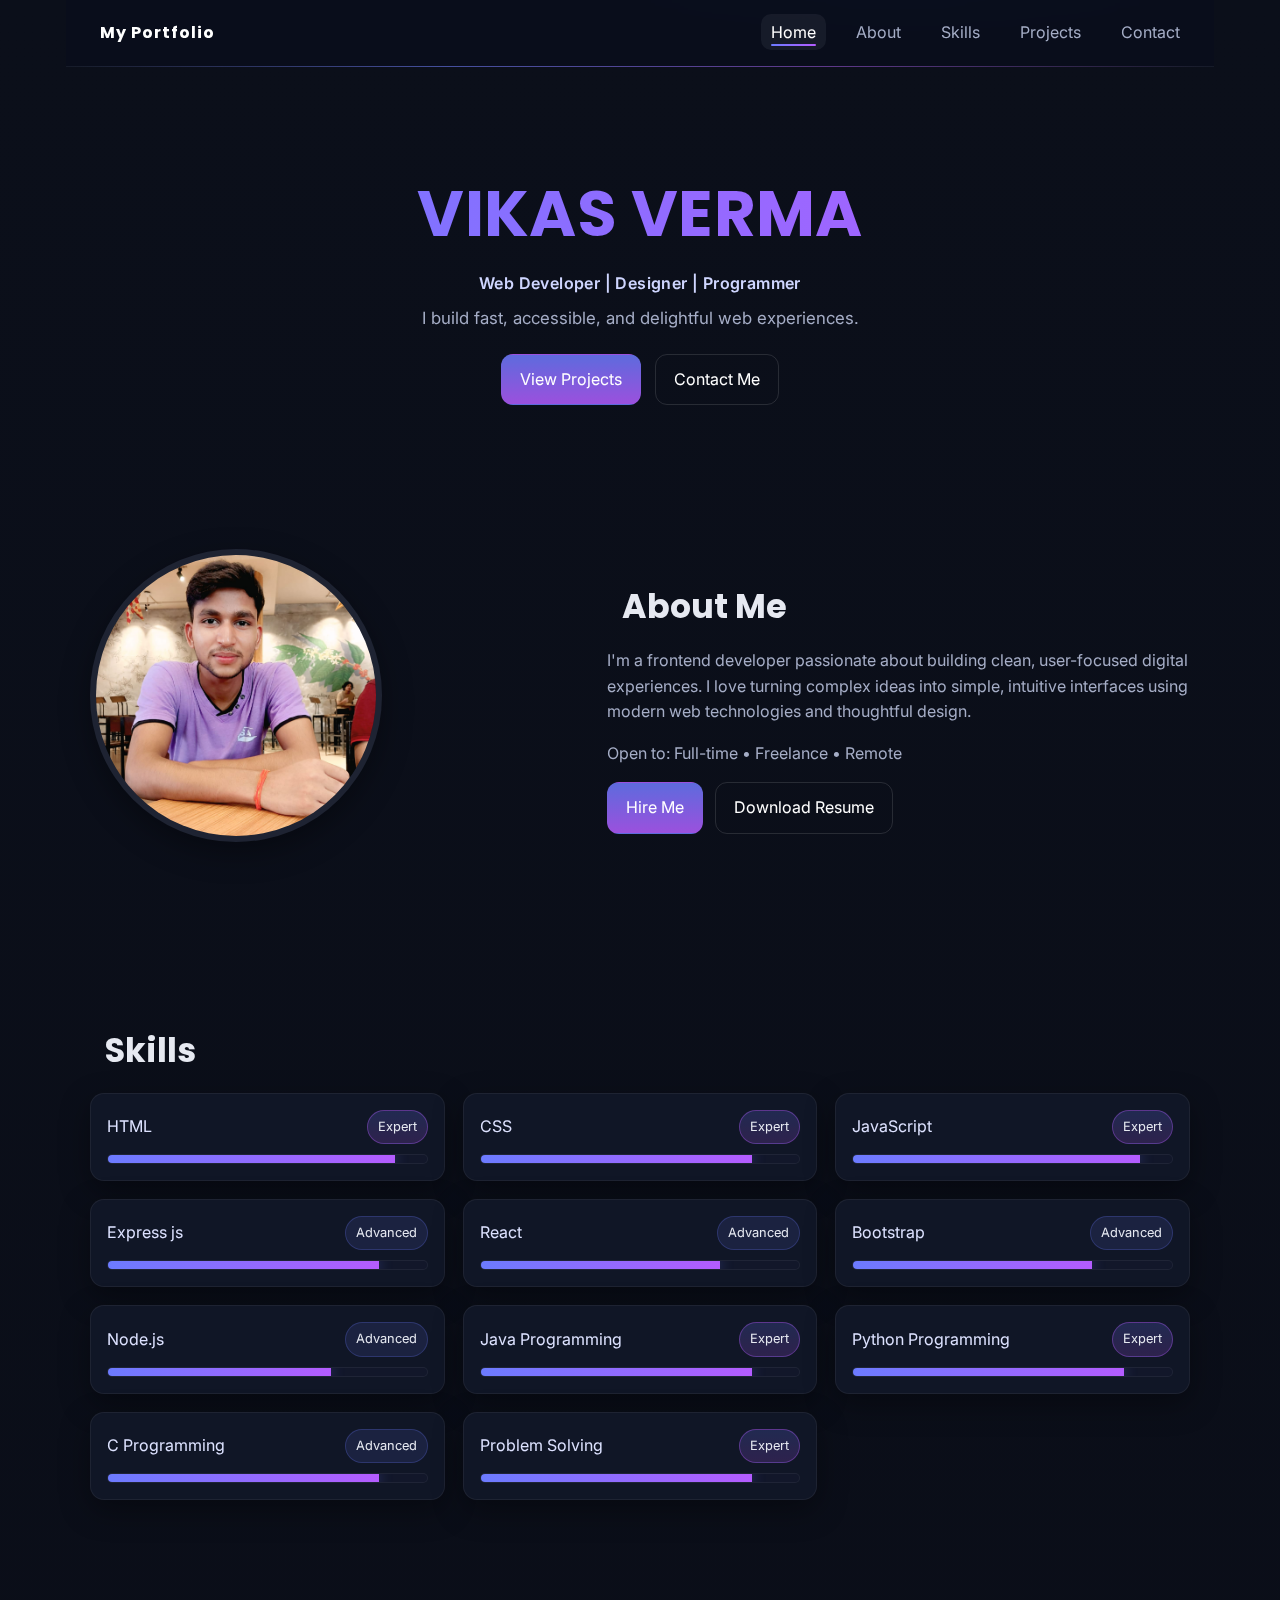
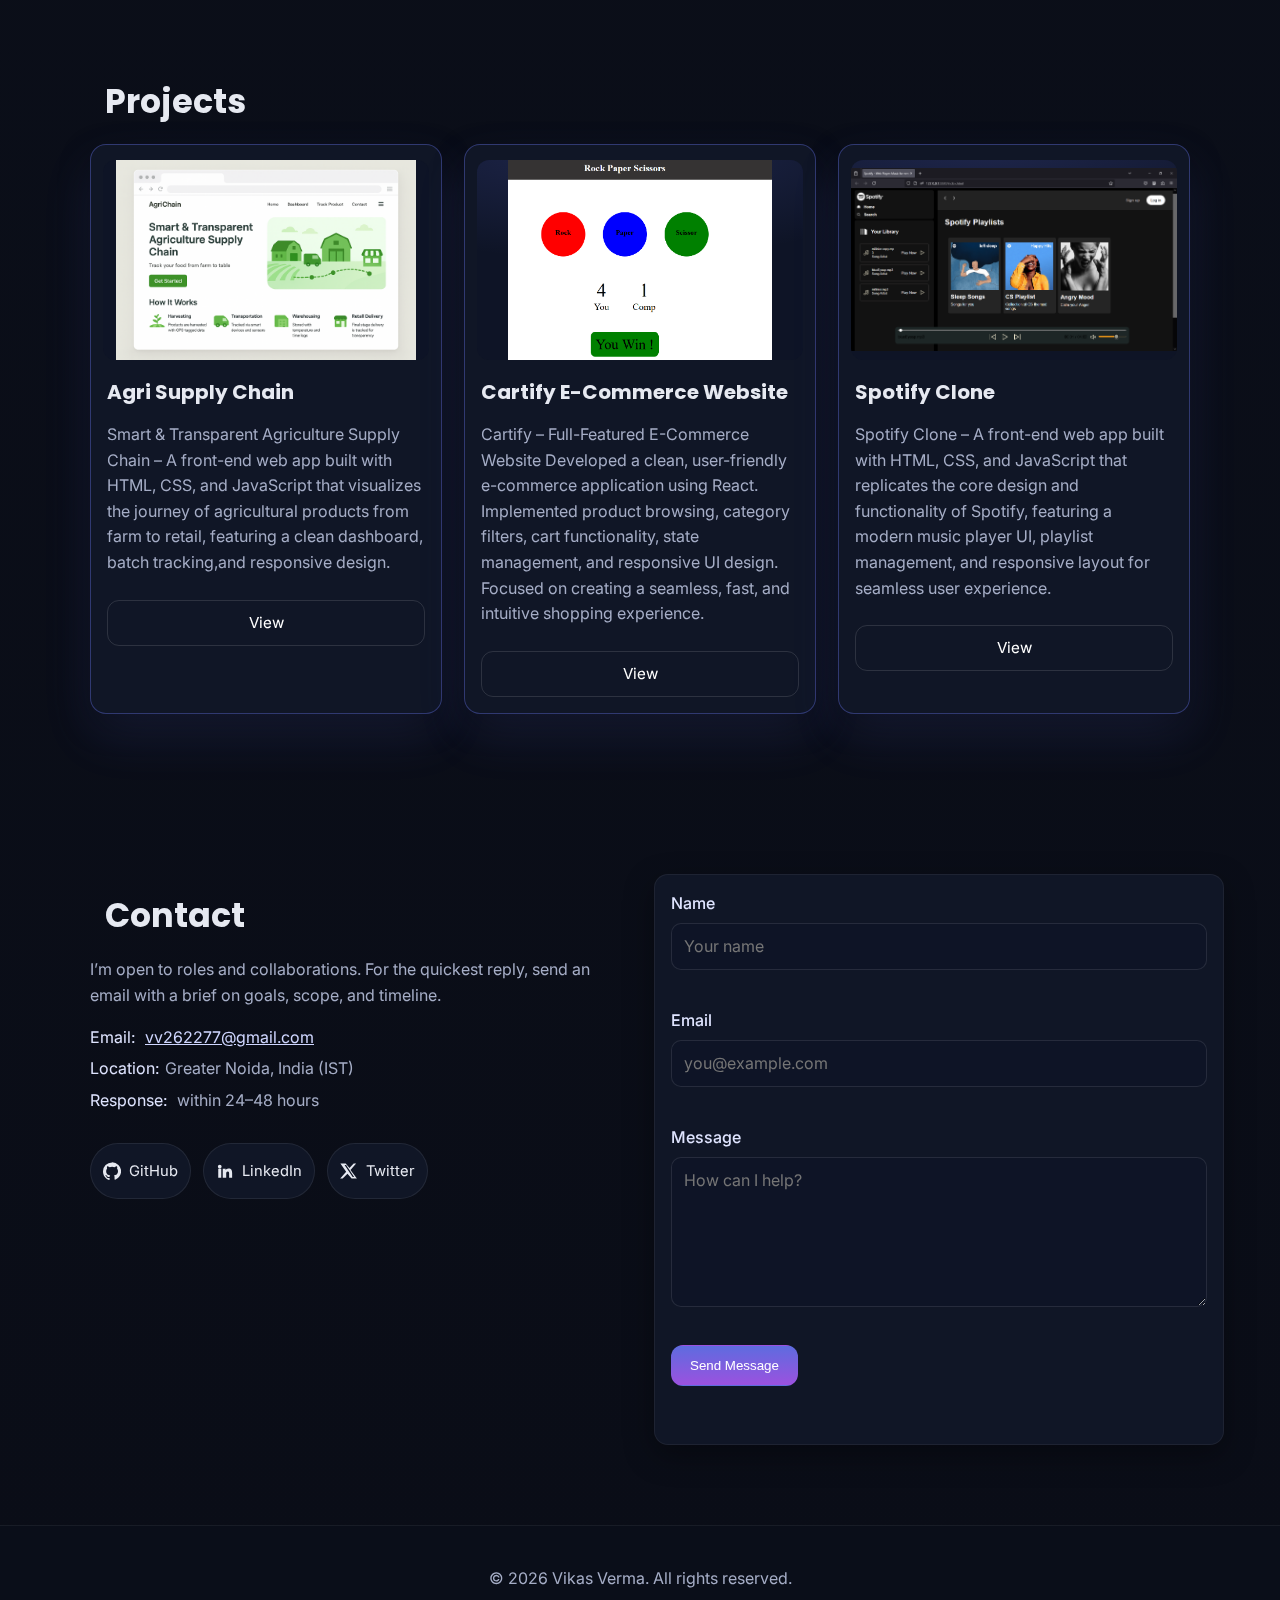
<file: index.html>
<!DOCTYPE html>
<html lang="en">

<head>
    <meta charset="UTF-8" />
    <meta name="viewport" content="width=device-width, initial-scale=1.0" />
    <title>Portfolio | Vikas Verma</title>
    <meta name="description" content="Portfolio of Your Name – Web Developer | Designer | Programmer" />
    <link rel="preconnect" href="https://fonts.googleapis.com" />
    <link rel="preconnect" href="https://fonts.gstatic.com" crossorigin />
    <link href="https://fonts.googleapis.com/css2?family=Inter:wght@300;400;500;600;700&family=Poppins:wght@400;600;700&display=swap" rel="stylesheet" />
    <link rel="stylesheet" href="styles.css" />
    <link rel="icon" href="assets/favicon.svg" type="image/svg+xml" />
</head>

<body>
    <header class="site-header" id="home">
        <nav class="navbar">
            <a href="#home" class="logo" aria-label="Go to home">My Portfolio</a>
            <button class="nav-toggle" aria-label="Toggle menu" aria-expanded="false">☰</button>
            <ul class="nav-links">
                <li><a href="#home">Home</a></li>
                <li><a href="#about">About</a></li>
                <li><a href="#skills">Skills</a></li>
                <li><a href="#projects">Projects</a></li>
                <li><a href="#contact">Contact</a></li>
            </ul>
        </nav>
        <section class="hero">
            <div class="hero-content">
                <h1 class="hero-title">VIKAS VERMA</h1>
                <p class="hero-subtitle">Web Developer | Designer | Programmer</p>
                <p class="hero-tagline">I build fast, accessible, and delightful web experiences.</p>
                <div class="hero-cta">
                    <a class="btn primary" href="#projects">View Projects</a>
                    <a class="btn ghost" href="#contact">Contact Me</a>
                </div>
            </div>
        </section>
    </header>

    <main>
        <section id="about" class="section about">
            <div class="container about-grid">
                <div class="about-image">
                    <img src="assets/profile.jpg" alt="Profile picture of Your Name" />
                </div>
                <div class="about-content">
                    <h2>About Me</h2>
                    <p>
                        I'm a frontend developer passionate about building clean, user-focused digital experiences. I love turning complex ideas into simple, intuitive interfaces using modern web technologies and thoughtful design.
                    </p>
                    <ul class="about-details">
                        <!-- <li>Based in: Your City</li> -->
                        <li>Open to: Full-time • Freelance • Remote</li>
                    </ul>
                    <div class="about-actions">
                        <a class="btn primary" href="#contact">Hire Me</a>
                        <a class="btn ghost" href="assets/resume.pdf" target="_blank" rel="noopener">Download Resume</a>
                    </div>
                </div>
            </div>
        </section>

        <section id="skills" class="section skills">
            <div class="container">
                <h2>Skills</h2>
                <div class="skills-grid">
                    <div class="skill">
                        <div class="skill-top">
                            <span class="skill-name">HTML</span>
                            <span class="proficiency proficiency-expert">Expert</span>
                        </div>
                        <div class="progress"><span style="width: 90%"></span></div>
                    </div>
                    <div class="skill">
                        <div class="skill-top">
                            <span class="skill-name">CSS</span>
                            <span class="proficiency proficiency-expert">Expert</span>
                        </div>
                        <div class="progress"><span style="width: 85%"></span></div>
                    </div>
                    <div class="skill">
                        <div class="skill-top">
                            <span class="skill-name">JavaScript</span>
                            <span class="proficiency proficiency-expert">Expert</span>
                        </div>
                        <div class="progress"><span style="width: 90%"></span></div>
                    </div>
                    <div class="skill">
                        <div class="skill-top">
                            <span class="skill-name">Express js</span>
                            <span class="proficiency proficiency-advanced">Advanced</span>
                        </div>
                        <div class="progress"><span style="width: 85%"></span></div>
                    </div>
                    <div class="skill">
                        <div class="skill-top">
                            <span class="skill-name">React</span>
                            <span class="proficiency proficiency-advanced">Advanced</span>
                        </div>
                        <div class="progress"><span style="width: 75%"></span></div>
                    </div>
                    <div class="skill">
                        <div class="skill-top">
                            <span class="skill-name">Bootstrap</span>
                            <span class="proficiency proficiency-advanced">Advanced</span>
                        </div>
                        <div class="progress"><span style="width: 75%"></span></div>
                    </div>
                    <div class="skill">
                        <div class="skill-top">
                            <span class="skill-name">Node.js</span>
                            <span class="proficiency proficiency-advanced">Advanced</span>
                        </div>
                        <div class="progress"><span style="width: 70%"></span></div>
                    </div>

                    <div class="skill">
                        <div class="skill-top">
                            <span class="skill-name">Java Programming</span>
                            <span class="proficiency proficiency-expert">Expert</span>
                        </div>
                        <div class="progress"><span style="width: 85%"></span></div>
                    </div>

                    <div class="skill">
                        <div class="skill-top">
                            <span class="skill-name">Python Programming</span>
                            <span class="proficiency proficiency-expert">Expert</span>
                        </div>
                        <div class="progress"><span style="width: 85%"></span></div>
                    </div>

                    <div class="skill">
                        <div class="skill-top">
                            <span class="skill-name">C Programming</span>
                            <span class="proficiency proficiency-advanced">Advanced</span>
                        </div>
                        <div class="progress"><span style="width: 85%"></span></div>
                    </div>
                    <div class="skill">
                        <div class="skill-top">
                            <span class="skill-name">Problem Solving</span>
                            <span class="proficiency proficiency-expert">Expert</span>
                        </div>
                        <div class="progress"><span style="width: 85%"></span></div>
                    </div>

                </div>
            </div>
        </section>

        <section id="projects" class="section projects">
            <div class="container">
                <h2>Projects</h2>
                <div class="projects-grid">
                    <article class="project-card featured">
                        <!-- <img src="assets/project1.svg" alt="Project 1 screenshot" /> -->
                        <!-- Agri Supply Chain - Inline SVG Hero -->


                        <!-- <img src="assets/project1.jpg" alt="Project 1 screenshot" /> -->
                        <img class="fit-contain" src="assets/project1.jpg" alt="Project 1 screenshot" />
                        <div class="project-content">
                            <h3>Agri Supply Chain</h3>
                            <p>Smart & Transparent Agriculture Supply Chain – A front-end web app built with HTML, CSS, and JavaScript that visualizes the journey of agricultural products from farm to retail, featuring a clean dashboard, batch tracking,and
                                responsive design.</p>

                            <a class="btn small" href="projects/kisaan/index.html" target="_blank" rel="noopener">View</a>
                        </div>
                    </article>
                    <article class="project-card featured">
                        <img class="fit-contain" src="assets/project2.jpg" alt="Project 2 screenshot" />
                        <div class="project-content">
                            <h3>Cartify E-Commerce Website </h3>
                            <p>Cartify – Full-Featured E-Commerce Website
                              Developed a clean, user-friendly e-commerce application using React. Implemented product browsing, category filters, cart functionality, state management, and responsive UI design. Focused on creating a seamless, fast, and intuitive shopping experience.</p>
                            <a class="btn small" href="projects/game/index.html" target="_blank" rel="noopener">View</a>
                        </div>
                    </article>
                    <article class="project-card featured">
                        <img class="fit-contain" src="assets/project3.jpg" alt="Project 3 screenshot" />
                        <div class="project-content">
                            <h3>Spotify Clone</h3>
                            <p>Spotify Clone – A front-end web app built with HTML, CSS, and JavaScript that replicates the core design and functionality of Spotify, featuring a modern music player UI, playlist management, and responsive layout for seamless
                                user experience.</p>
                            <a class="btn small" href="projects/spotify-clone/index.html" target="_blank" rel="noopener">View</a>
                        </div>
                    </article>
                </div>
            </div>
        </section>

        <section id="contact" class="section contact">
            <div class="container contact-grid">
                <div class="contact-text">
                    <h2>Contact</h2>
                    <p>I’m open to roles and collaborations. For the quickest reply, send an email with a brief on goals, scope, and timeline.</p>
                    <ul class="contact-meta">
                        <li><span>Email:</span> <a href="mailto:vikasverma@gmail.com">vv262277@gmail.com</a></li>
                        <li><span>Location:</span>Greater Noida, India (IST)</li>
                        <li><span>Response:</span> within 24–48 hours</li>
                    </ul>
                    <div class="socials" aria-label="Social links">
                        <a href="https://github.com/vikasverma101" target="_blank" rel="noopener" aria-label="GitHub" class="social-link pill github">
                            <svg width="18" height="18" viewBox="0 0 24 24" aria-hidden="true" focusable="false"><path fill="currentColor" d="M12 .5A12 12 0 0 0 0 12.6c0 5.3 3.4 9.8 8 11.4.6.1.8-.3.8-.6v-2.1c-3.3.7-4-1.4-4-1.4-.6-1.5-1.4-1.9-1.4-1.9-1.1-.7.1-.7.1-.7 1.2.1 1.8 1.3 1.8 1.3 1.1 1.9 2.9 1.3 3.6 1 .1-.8.4-1.3.7-1.6-2.6-.3-5.4-1.3-5.4-5.9 0-1.3.5-2.4 1.3-3.3-.1-.3-.6-1.6.1-3.2 0 0 1-.3 3.4 1.3a11.5 11.5 0 0 1 6.2 0c2.4-1.6 3.4-1.3 3.4-1.3.7 1.6.3 2.9.1 3.2.8.9 1.3 2 1.3 3.3 0 4.6-2.8 5.6-5.4 5.9.4.3.8 1 .8 2v3c0 .3.2.7.8.6 4.6-1.6 8-6.1 8-11.4A12 12 0 0 0 12 .5Z"/></svg>
                            <span>GitHub</span>
                        </a>
                        <a href="https://www.linkedin.com/in/vikas-verma-3bba63286/" target="_blank" rel="noopener" aria-label="LinkedIn" class="social-link pill linkedin">
                            <svg width="18" height="18" viewBox="0 0 24 24" aria-hidden="true" focusable="false"><path fill="currentColor" d="M4.98 3.5a2.5 2.5 0 1 1 0 5.001a2.5 2.5 0 0 1 0-5.001ZM3 9h4v12H3zM9 9h3.8v1.8h.1c.5-1 1.8-2.1 3.8-2.1c4 0 4.8 2.6 4.8 6V21h-4v-5.3c0-1.3 0-3-1.8-3s-2.1 1.4-2.1 2.9V21H9z"/></svg>
                            <span>LinkedIn</span>
                        </a>
                        <a href="https://x.com/Vikas_Verma_01?t=0DU5MTo0NGJIfib6UR81pw&s=09" target="_blank" rel="noopener" aria-label="Twitter" class="social-link pill twitter">
                            <svg width="18" height="18" viewBox="0 0 24 24" aria-hidden="true" focusable="false"><path fill="currentColor" d="M18.244 2H21.5l-7.5 8.57L22.5 22h-7.02l-5.49-6.41L3.5 22H.244l7.98-9.12L.5 2h7.12l5 5.85zM16.9 20h1.95L8.14 4H6.1z"/></svg>
                            <span>Twitter</span>
                        </a>
                    </div>
                </div>
                <form id="contact-form" class="contact-form" novalidate>
                    <div class="form-field">
                        <label for="name">Name</label>
                        <input type="text" id="name" name="name" placeholder="Your name" required />
                        <small class="error" aria-live="polite"></small>
                    </div>
                    <div class="form-field">
                        <label for="email">Email</label>
                        <input type="email" id="email" name="email" placeholder="you@example.com" required />
                        <small class="error" aria-live="polite"></small>
                    </div>
                    <div class="form-field">
                        <label for="message">Message</label>
                        <textarea id="message" name="message" rows="5" placeholder="How can I help?" required></textarea>
                        <small class="error" aria-live="polite"></small>
                    </div>
                    <button type="submit" class="btn primary">Send Message</button>
                    <p class="form-feedback" role="status" aria-live="polite"></p>
                </form>
            </div>
        </section>
    </main>

    <footer class="site-footer">
        <div class="container">
            <p>© <span id="year"></span> Vikas Verma. All rights reserved.</p>
        </div>
    </footer>

    <button id="backToTop" class="back-to-top" aria-label="Back to top">↑</button>

    <script src="script.js"></script>
</body>

</html>
</file>
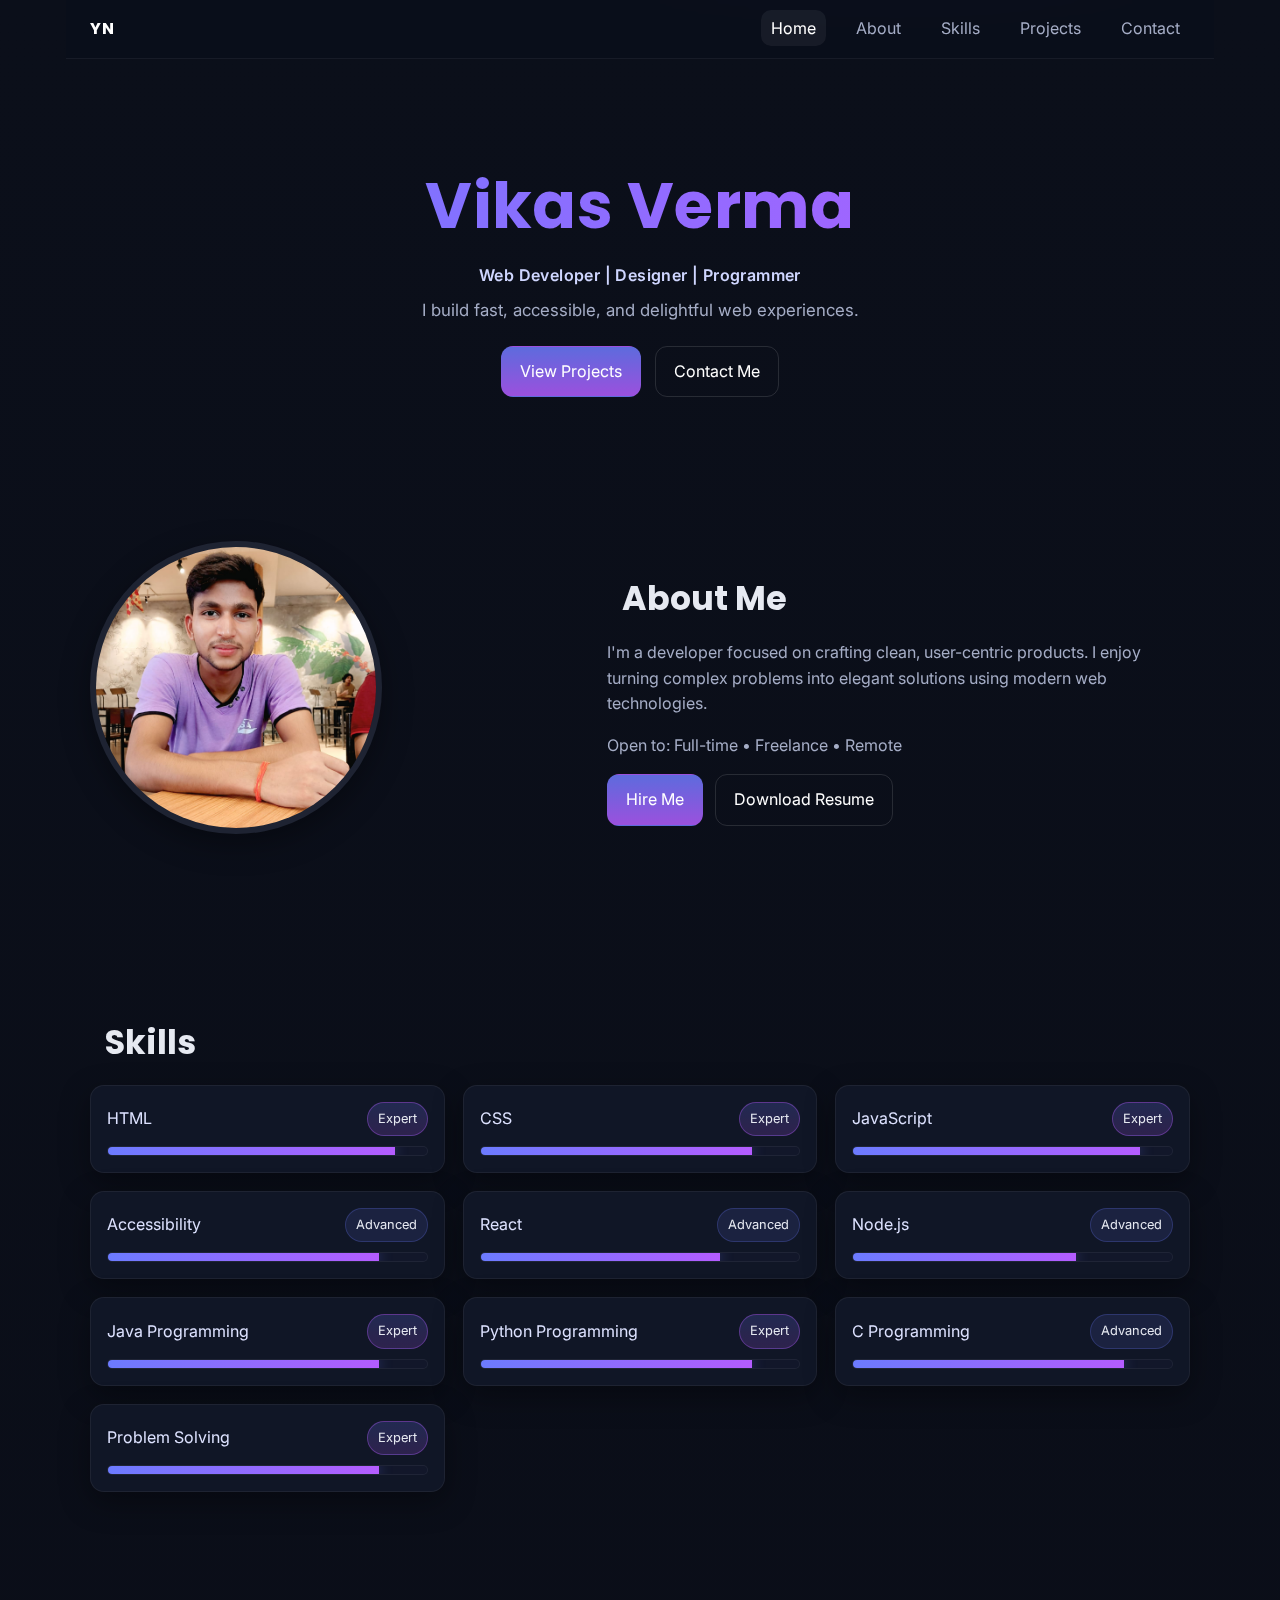
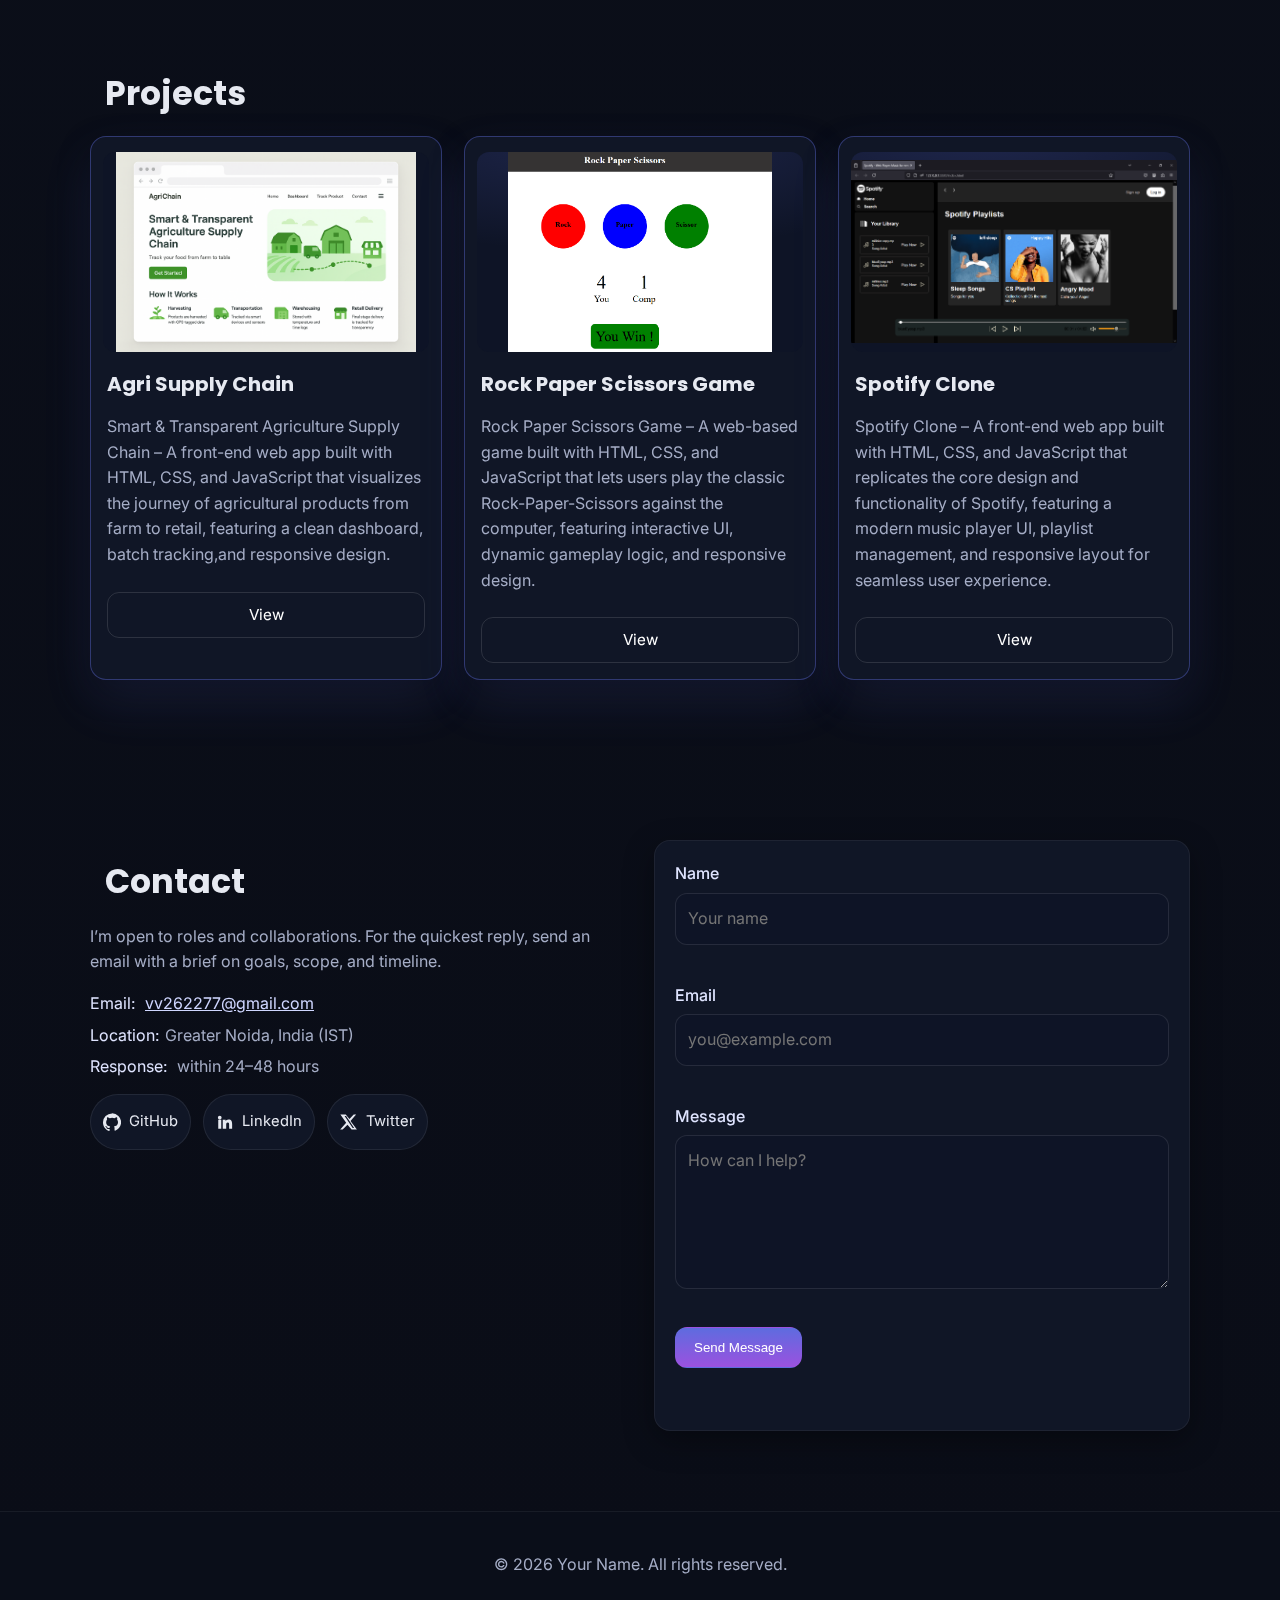
<file: portfolio/index.html>
<!DOCTYPE html>
<html lang="en">

<head>
    <meta charset="UTF-8" />
    <meta name="viewport" content="width=device-width, initial-scale=1.0" />
    <title>Portfolio | Vikas Verma</title>
    <meta name="description" content="Portfolio of Your Name – Web Developer | Designer | Programmer" />
    <link rel="preconnect" href="https://fonts.googleapis.com" />
    <link rel="preconnect" href="https://fonts.gstatic.com" crossorigin />
    <link href="https://fonts.googleapis.com/css2?family=Inter:wght@300;400;500;600;700&family=Poppins:wght@400;600;700&display=swap" rel="stylesheet" />
    <link rel="stylesheet" href="styles.css" />
    <link rel="icon" href="assets/favicon.svg" type="image/svg+xml" />
</head>

<body>
    <header class="site-header" id="home">
        <nav class="navbar">
            <a href="#home" class="logo" aria-label="Go to home">YN</a>
            <button class="nav-toggle" aria-label="Toggle menu" aria-expanded="false">☰</button>
            <ul class="nav-links">
                <li><a href="#home">Home</a></li>
                <li><a href="#about">About</a></li>
                <li><a href="#skills">Skills</a></li>
                <li><a href="#projects">Projects</a></li>
                <li><a href="#contact">Contact</a></li>
            </ul>
        </nav>
        <section class="hero">
            <div class="hero-content">
                <h1 class="hero-title">Vikas Verma</h1>
                <p class="hero-subtitle">Web Developer | Designer | Programmer</p>
                <p class="hero-tagline">I build fast, accessible, and delightful web experiences.</p>
                <div class="hero-cta">
                    <a class="btn primary" href="#projects">View Projects</a>
                    <a class="btn ghost" href="#contact">Contact Me</a>
                </div>
            </div>
        </section>
    </header>

    <main>
        <section id="about" class="section about">
            <div class="container about-grid">
                <div class="about-image">
                    <img src="assets/profile.jpg" alt="Profile picture of Your Name" />
                </div>
                <div class="about-content">
                    <h2>About Me</h2>
                    <p>
                        I'm a developer focused on crafting clean, user-centric products. I enjoy turning complex problems into elegant solutions using modern web technologies.
                    </p>
                    <ul class="about-details">
                        <!-- <li>Based in: Your City</li> -->
                        <li>Open to: Full-time • Freelance • Remote</li>
                    </ul>
                    <div class="about-actions">
                        <a class="btn primary" href="#contact">Hire Me</a>
                        <a class="btn ghost" href="assets/YourName_Resume.pdf" target="_blank" rel="noopener">Download Resume</a>
                    </div>
                </div>
            </div>
        </section>

        <section id="skills" class="section skills">
            <div class="container">
                <h2>Skills</h2>
                <div class="skills-grid">
                    <div class="skill">
                        <div class="skill-top">
                            <span class="skill-name">HTML</span>
                            <span class="proficiency proficiency-expert">Expert</span>
                        </div>
                        <div class="progress"><span style="width: 90%"></span></div>
                    </div>
                    <div class="skill">
                        <div class="skill-top">
                            <span class="skill-name">CSS</span>
                            <span class="proficiency proficiency-expert">Expert</span>
                        </div>
                        <div class="progress"><span style="width: 85%"></span></div>
                    </div>
                    <div class="skill">
                        <div class="skill-top">
                            <span class="skill-name">JavaScript</span>
                            <span class="proficiency proficiency-expert">Expert</span>
                        </div>
                        <div class="progress"><span style="width: 90%"></span></div>
                    </div>
                    <div class="skill">
                        <div class="skill-top">
                            <span class="skill-name">Accessibility</span>
                            <span class="proficiency proficiency-advanced">Advanced</span>
                        </div>
                        <div class="progress"><span style="width: 85%"></span></div>
                    </div>
                    <div class="skill">
                        <div class="skill-top">
                            <span class="skill-name">React</span>
                            <span class="proficiency proficiency-advanced">Advanced</span>
                        </div>
                        <div class="progress"><span style="width: 75%"></span></div>
                    </div>
                    <div class="skill">
                        <div class="skill-top">
                            <span class="skill-name">Node.js</span>
                            <span class="proficiency proficiency-advanced">Advanced</span>
                        </div>
                        <div class="progress"><span style="width: 70%"></span></div>
                    </div>

                    <div class="skill">
                        <div class="skill-top">
                            <span class="skill-name">Java Programming</span>
                            <span class="proficiency proficiency-expert">Expert</span>
                        </div>
                        <div class="progress"><span style="width: 85%"></span></div>
                    </div>

                    <div class="skill">
                        <div class="skill-top">
                            <span class="skill-name">Python Programming</span>
                            <span class="proficiency proficiency-expert">Expert</span>
                        </div>
                        <div class="progress"><span style="width: 85%"></span></div>
                    </div>

                    <div class="skill">
                        <div class="skill-top">
                            <span class="skill-name">C Programming</span>
                            <span class="proficiency proficiency-advanced">Advanced</span>
                        </div>
                        <div class="progress"><span style="width: 85%"></span></div>
                    </div>
                    <div class="skill">
                        <div class="skill-top">
                            <span class="skill-name">Problem Solving</span>
                            <span class="proficiency proficiency-expert">Expert</span>
                        </div>
                        <div class="progress"><span style="width: 85%"></span></div>
                    </div>

                </div>
            </div>
        </section>

        <section id="projects" class="section projects">
            <div class="container">
                <h2>Projects</h2>
                <div class="projects-grid">
                    <article class="project-card featured">
                        <!-- <img src="assets/project1.svg" alt="Project 1 screenshot" /> -->
                        <!-- Agri Supply Chain - Inline SVG Hero -->


                        <!-- <img src="assets/project1.jpg" alt="Project 1 screenshot" /> -->
                        <img class="fit-contain" src="assets/project1.jpg" alt="Project 1 screenshot" />
                        <div class="project-content">
                            <h3>Agri Supply Chain</h3>
                            <p>Smart & Transparent Agriculture Supply Chain – A front-end web app built with HTML, CSS, and JavaScript that visualizes the journey of agricultural products from farm to retail, featuring a clean dashboard, batch tracking,and
                                responsive design.</p>

                            <a class="btn small" href="#" target="_blank" rel="noopener">View</a>
                        </div>
                    </article>
                    <article class="project-card featured">
                        <img class="fit-contain" src="assets/project2.jpg" alt="Project 2 screenshot" />
                        <div class="project-content">
                            <h3>Rock Paper Scissors Game</h3>
                            <p>Rock Paper Scissors Game – A web-based game built with HTML, CSS, and JavaScript that lets users play the classic Rock-Paper-Scissors against the computer, featuring interactive UI, dynamic gameplay logic, and responsive design.</p>
                            <a class="btn small" href="#" target="_blank" rel="noopener">View</a>
                        </div>
                    </article>
                    <article class="project-card featured">
                        <img class="fit-contain" src="assets/project3.jpg" alt="Project 3 screenshot" />
                        <div class="project-content">
                            <h3>Spotify Clone</h3>
                            <p>Spotify Clone – A front-end web app built with HTML, CSS, and JavaScript that replicates the core design and functionality of Spotify, featuring a modern music player UI, playlist management, and responsive layout for seamless
                                user experience.</p>
                            <a class="btn small" href="#" target="_blank" rel="noopener">View</a>
                        </div>
                    </article>
                </div>
            </div>
        </section>

        <section id="contact" class="section contact">
            <div class="container contact-grid">
                <div class="contact-text">
                    <h2>Contact</h2>
                    <p>I’m open to roles and collaborations. For the quickest reply, send an email with a brief on goals, scope, and timeline.</p>
                    <ul class="contact-meta">
                        <li><span>Email:</span> <a href="mailto:vikasverma@gmail.com">vv262277@gmail.com</a></li>
                        <li><span>Location:</span>Greater Noida, India (IST)</li>
                        <li><span>Response:</span> within 24–48 hours</li>
                    </ul>
                    <div class="socials" aria-label="Social links">
                        <a href="https://github.com/vikasverma101" target="_blank" rel="noopener" aria-label="GitHub" class="social-link pill github">
                            <svg width="18" height="18" viewBox="0 0 24 24" aria-hidden="true" focusable="false"><path fill="currentColor" d="M12 .5A12 12 0 0 0 0 12.6c0 5.3 3.4 9.8 8 11.4.6.1.8-.3.8-.6v-2.1c-3.3.7-4-1.4-4-1.4-.6-1.5-1.4-1.9-1.4-1.9-1.1-.7.1-.7.1-.7 1.2.1 1.8 1.3 1.8 1.3 1.1 1.9 2.9 1.3 3.6 1 .1-.8.4-1.3.7-1.6-2.6-.3-5.4-1.3-5.4-5.9 0-1.3.5-2.4 1.3-3.3-.1-.3-.6-1.6.1-3.2 0 0 1-.3 3.4 1.3a11.5 11.5 0 0 1 6.2 0c2.4-1.6 3.4-1.3 3.4-1.3.7 1.6.3 2.9.1 3.2.8.9 1.3 2 1.3 3.3 0 4.6-2.8 5.6-5.4 5.9.4.3.8 1 .8 2v3c0 .3.2.7.8.6 4.6-1.6 8-6.1 8-11.4A12 12 0 0 0 12 .5Z"/></svg>
                            <span>GitHub</span>
                        </a>
                        <a href="https://www.linkedin.com/in/vikas-verma-3bba63286/" target="_blank" rel="noopener" aria-label="LinkedIn" class="social-link pill linkedin">
                            <svg width="18" height="18" viewBox="0 0 24 24" aria-hidden="true" focusable="false"><path fill="currentColor" d="M4.98 3.5a2.5 2.5 0 1 1 0 5.001a2.5 2.5 0 0 1 0-5.001ZM3 9h4v12H3zM9 9h3.8v1.8h.1c.5-1 1.8-2.1 3.8-2.1c4 0 4.8 2.6 4.8 6V21h-4v-5.3c0-1.3 0-3-1.8-3s-2.1 1.4-2.1 2.9V21H9z"/></svg>
                            <span>LinkedIn</span>
                        </a>
                        <a href="https://x.com/Vikas_Verma_01?t=0DU5MTo0NGJIfib6UR81pw&s=09" target="_blank" rel="noopener" aria-label="Twitter" class="social-link pill twitter">
                            <svg width="18" height="18" viewBox="0 0 24 24" aria-hidden="true" focusable="false"><path fill="currentColor" d="M18.244 2H21.5l-7.5 8.57L22.5 22h-7.02l-5.49-6.41L3.5 22H.244l7.98-9.12L.5 2h7.12l5 5.85zM16.9 20h1.95L8.14 4H6.1z"/></svg>
                            <span>Twitter</span>
                        </a>
                    </div>
                </div>
                <form id="contact-form" class="contact-form" novalidate>
                    <div class="form-field">
                        <label for="name">Name</label>
                        <input type="text" id="name" name="name" placeholder="Your name" required />
                        <small class="error" aria-live="polite"></small>
                    </div>
                    <div class="form-field">
                        <label for="email">Email</label>
                        <input type="email" id="email" name="email" placeholder="you@example.com" required />
                        <small class="error" aria-live="polite"></small>
                    </div>
                    <div class="form-field">
                        <label for="message">Message</label>
                        <textarea id="message" name="message" rows="5" placeholder="How can I help?" required></textarea>
                        <small class="error" aria-live="polite"></small>
                    </div>
                    <button type="submit" class="btn primary">Send Message</button>
                    <p class="form-feedback" role="status" aria-live="polite"></p>
                </form>
            </div>
        </section>
    </main>

    <footer class="site-footer">
        <div class="container">
            <p>© <span id="year"></span> Your Name. All rights reserved.</p>
        </div>
    </footer>

    <button id="backToTop" class="back-to-top" aria-label="Back to top">↑</button>

    <script src="script.js"></script>
</body>

</html>
</file>
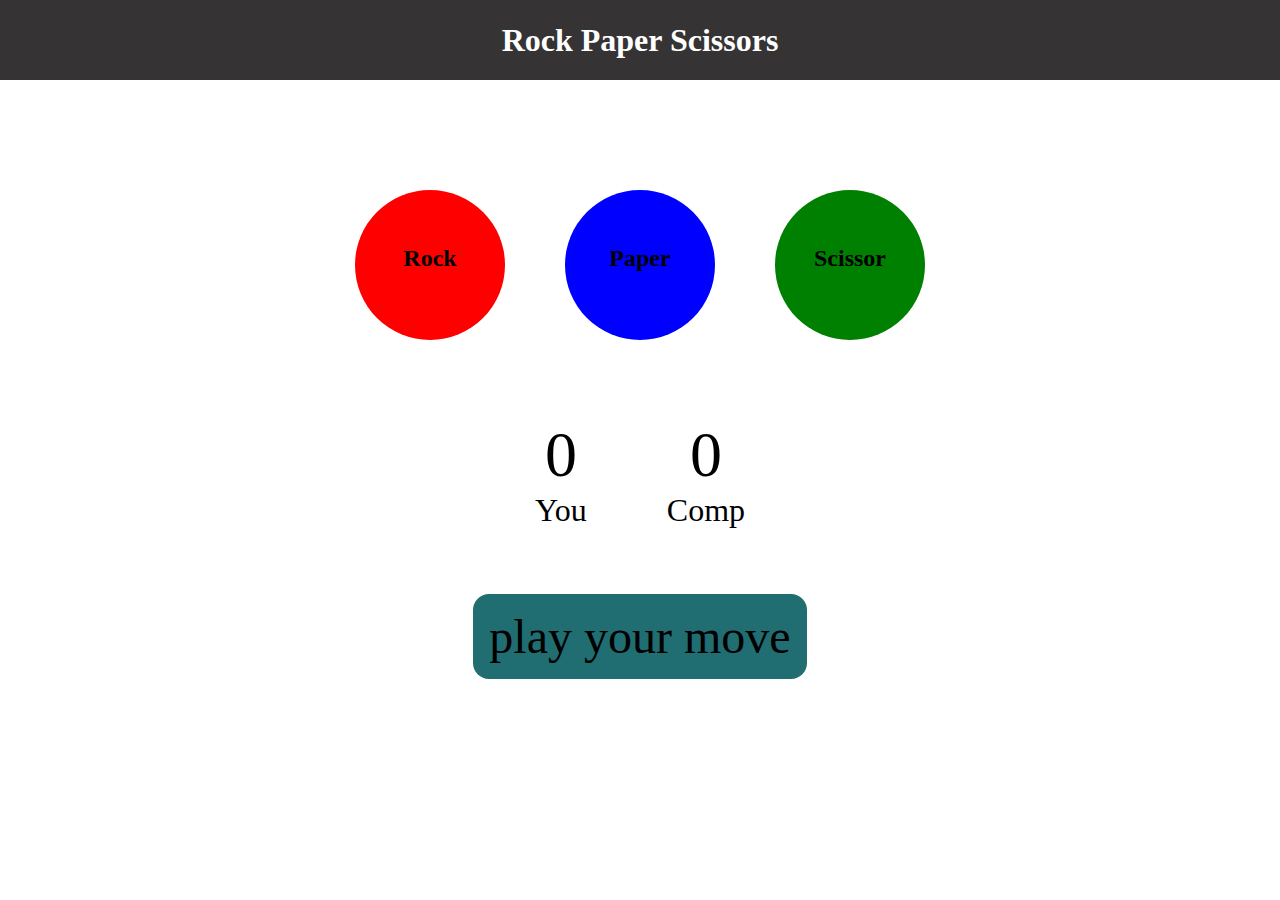
<file: projects/game/index.html>
<!DOCTYPE html>
<html lang="en">

<head>
    <meta charset="UTF-8">
    <meta name="viewport" content="width=device-width, initial-scale=1.0">
    <title>Rock paper Scissors Game</title>

    <link rel="stylesheet" href="style.css">
</head>

<body>
    <h1>Rock Paper Scissors</h1>
    <div class="choices">
        <div class="choice" id="rock">
            <h2>Rock</h2>
        </div>
        <div class="choice" id="paper">
            <h2>Paper</h2>
        </div>
        <div class="choice" id="scissor">
            <h2>Scissor</h2>
        </div>
    </div>

    <div class="score-board">
        <div class="score">
            <p id="user-score">0</p>
            <p>You</p>
        </div>
        <div class="score">
            <p id="comp-score">0</p>
            <p>Comp</p>
        </div>
    </div>
    <div class="msg-container">
        <p id="msg">play your move</p>
    </div>


    <script src="main.js"></script>
</body>

</html>
</file>
<file: styles.css>
/* =====================
   Design Tokens
   ===================== */

:root {
    --bg: #0b0f1a;
    --surface: #101626;
    --elev: #141b2f;
    --text: #e6e9f1;
    --muted: #a5adc6;
    --accent: #6c7bff;
    /* indigo */
    --accent-2: #b45cff;
    /* purple */
    --success: #2ecc71;
    --danger: #ff6b6b;
    --radius: 14px;
    --shadow: 0 10px 30px rgba(0, 0, 0, .35);
    --container: 1100px;
}


/* Typography */

html {
    scroll-behavior: smooth;
}

body {
    margin: 0;
    font-family: "Inter", system-ui, -apple-system, Segoe UI, Roboto, Helvetica, Arial, "Apple Color Emoji", "Segoe UI Emoji";
    color: var(--text);
    background: radial-gradient(1200px 600px at 70% -10%, rgba(108, 123, 255, .15), transparent 60%), linear-gradient(180deg, #0b0f1a 0%, #0a0d17 100%);
    line-height: 1.6;
    font-size: 16px;
}

h1,
h2,
h3 {
    font-family: "Poppins", system-ui, -apple-system, Segoe UI, Roboto, Helvetica, Arial;
    margin: 0 0 .4rem;
}

h1 {
    font-size: clamp(2rem, 4vw, 3rem);
    letter-spacing: 0.3px;
}

h2 {
    font-size: clamp(1.5rem, 2.6vw, 2.2rem);
    margin: 15px;
}

h3 {
    font-size: 1.25rem;
}

p {
    margin: 0 0 1rem;
    color: var(--muted);
}


/* Layout helpers */

.container {
    width: 100%;
    max-width: var(--container);
    margin: 0 auto;
    padding: 0 24px;
}

.section {
    padding: 80px 0;
}


/* Navbar */

.navbar {
    position: sticky;
    top: 0;
    z-index: 50;
    backdrop-filter: saturate(160%) blur(10px);
    background: rgba(10, 13, 23, .55);
    border-bottom: 1px solid rgba(255, 255, 255, .06);
    display: flex;
    align-items: center;
    justify-content: space-between;
    padding: 14px 24px;
    max-width: var(--container);
    margin: 0 auto;
}

.navbar::after {
    content: "";
    position: absolute;
    inset: auto 0 -1px 0;
    height: 1px;
    background: linear-gradient(90deg, transparent, rgba(108, 123, 255, .55), rgba(180, 92, 255, .45), transparent);
    pointer-events: none;
}

.navbar.is-scrolled {
    background: rgba(10, 13, 23, .75);
    box-shadow: 0 10px 24px rgba(0, 0, 0, .35);
}

.logo {
    color: #fff;
    text-decoration: none;
    font-weight: 700;
    letter-spacing: 1px;
    font-family: "Poppins";
    padding: 6px 10px;
    border-radius: 10px;
    transition: background .2s ease, color .2s ease, box-shadow .2s ease;
}

.logo:hover {
    background: linear-gradient(180deg, rgba(108, 123, 255, .18), rgba(180, 92, 255, .14));
    box-shadow: 0 6px 16px rgba(0, 0, 0, .25);
}

.nav-links {
    list-style: none;
    display: flex;
    gap: 20px;
    margin: 0;
    padding: 0;
}

.nav-links a {
    position: relative;
    color: var(--muted);
    text-decoration: none;
    padding: 8px 10px;
    border-radius: 10px;
    transition: color .2s ease, background .2s ease;
}

.nav-links a::after {
    content: "";
    position: absolute;
    left: 10px;
    right: 10px;
    bottom: 4px;
    height: 2px;
    border-radius: 2px;
    background: linear-gradient(90deg, var(--accent), var(--accent-2));
    transform: scaleX(0);
    transform-origin: left;
    transition: transform .2s ease;
}

.nav-links a:hover {
    color: #fff;
    background: rgba(255, 255, 255, .04);
}

.nav-links a:hover::after,
.nav-links a.active::after {
    transform: scaleX(1);
}

.nav-links a:hover,
.nav-links a.active {
    color: #fff;
    background: rgba(255, 255, 255, .06);
}

.nav-toggle {
    display: none;
    background: none;
    border: 1px solid rgba(255, 255, 255, .18);
    color: #fff;
    border-radius: 10px;
    padding: 6px 10px;
    font-size: 18px;
}


/* Hero */

.hero {
    padding: 96px 0 64px;
}

.hero-content {
    max-width: var(--container);
    margin: 0 auto;
    padding: 0 24px;
    text-align: center;
}

.hero-title {
    font-size: clamp(2.4rem, 6vw, 4rem);
    background: linear-gradient(90deg, var(--accent), var(--accent-2));
    -webkit-background-clip: text;
    background-clip: text;
    color: transparent;
}

.hero-subtitle {
    color: #cfd6ff;
    font-weight: 600;
    letter-spacing: .4px;
    margin-bottom: .5rem;
}

.hero-tagline {
    font-size: 1.05rem;
}

.hero-cta {
    display: flex;
    gap: 14px;
    justify-content: center;
    margin-top: 22px;
}


/* Buttons */

.btn {
    display: inline-flex;
    align-items: center;
    justify-content: center;
    text-decoration: none;
    color: #fff;
    padding: 12px 18px;
    border-radius: 12px;
    border: 1px solid rgba(255, 255, 255, .12);
    transition: transform .15s ease, box-shadow .15s ease, background .2s ease, border-color .2s ease;
}

.btn:hover {
    transform: translateY(-2px);
    box-shadow: var(--shadow);
}

.btn.primary {
    background: linear-gradient(180deg, rgba(108, 123, 255, .85), rgba(180, 92, 255, .85));
    border-color: transparent;
}

.btn.ghost {
    background: transparent;
}

.btn.small {
    padding: 10px 14px;
    font-size: .95rem;
}


/* About */

.about-grid {
    display: grid;
    grid-template-columns: 1fr 1.2fr;
    gap: 32px;
    align-items: center;
}

.about-image img {
    width: 100%;
    max-width: 280px;
    border-radius: 50%;
    border: 6px solid rgba(255, 255, 255, .06);
    background: var(--surface);
    box-shadow: var(--shadow);
}

.about-content p {
    margin-bottom: 1rem;
}

.about-details {
    list-style: none;
    padding: 0;
    margin: 16px 0;
    color: var(--muted);
}

.about-details li {
    margin-bottom: 6px;
}

.about-actions {
    display: flex;
    gap: 12px;
    flex-wrap: wrap;
}


/* Skills */

.skills-grid {
    display: grid;
    grid-template-columns: repeat(3, 1fr);
    gap: 18px;
}

.skill {
    background: var(--surface);
    border: 1px solid rgba(255, 255, 255, .06);
    padding: 16px;
    border-radius: 14px;
    box-shadow: var(--shadow);
    transition: transform .2s ease, box-shadow .2s ease, background .2s ease, border-color .2s ease;
    position: relative;
    overflow: hidden;
}

.skill:hover {
    transform: translateY(-4px) scale(1.01);
    background: #12172a;
    border-color: rgba(108, 123, 255, .22);
    box-shadow: 0 16px 36px rgba(0, 0, 0, .45), 0 0 0 1px rgba(108, 123, 255, .12) inset;
}


/* Decorative gradient glow on hover */

.skill::after {
    content: "";
    position: absolute;
    inset: -40% -60% auto -60%;
    height: 140%;
    background: radial-gradient(600px 240px at 40% 0%, rgba(108, 123, 255, .14), rgba(180, 92, 255, .10), transparent 70%);
    opacity: 0;
    transition: opacity .25s ease, transform .25s ease;
    pointer-events: none;
}

.skill:hover::after {
    opacity: 1;
    transform: translateY(-6px);
}

.skill-top {
    display: flex;
    align-items: center;
    justify-content: space-between;
    margin-bottom: 10px;
    color: #dde2ff;
}

.proficiency {
    font-size: .8rem;
    padding: 6px 10px;
    border-radius: 999px;
    border: 1px solid rgba(255, 255, 255, .08);
    background: rgba(108, 123, 255, .14);
    color: #e6e9f1;
}

.proficiency-advanced {
    background: rgba(108, 123, 255, .12);
    border-color: rgba(108, 123, 255, .24);
}

.proficiency-expert {
    background: linear-gradient(180deg, rgba(108, 123, 255, .2), rgba(180, 92, 255, .18));
    border-color: rgba(180, 92, 255, .36);
}

.progress {
    background: #12172a;
    border-radius: 999px;
    height: 8px;
    overflow: hidden;
    border: 1px solid rgba(255, 255, 255, .06);
    position: relative;
}

.progress span {
    display: block;
    height: 100%;
    background: linear-gradient(90deg, var(--accent), var(--accent-2));
    box-shadow: 0 0 14px rgba(108, 123, 255, .45);
    transition: transform .25s ease, box-shadow .25s ease, filter .25s ease;
}


/* Progress hover effects */

.skill:hover .progress span {
    transform: scaleY(1.35);
    box-shadow: 0 0 22px rgba(108, 123, 255, .65);
    filter: saturate(1.2);
}

.progress::after {
    content: "";
    position: absolute;
    inset: 0;
    background: linear-gradient(120deg, transparent 0%, rgba(255, 255, 255, .18) 20%, transparent 40%);
    transform: translateX(-100%);
    pointer-events: none;
}

.skill:hover .progress::after {
    animation: progress-shimmer 900ms ease forwards;
}

@keyframes progress-shimmer {
    0% {
        transform: translateX(-100%);
    }
    100% {
        transform: translateX(100%);
    }
}


/* Projects */

.projects-grid {
    display: grid;
    grid-template-columns: repeat(3, 1fr);
    gap: 22px;
}

.project-card {
    background: var(--surface);
    border: 1px solid rgba(255, 255, 255, .06);
    border-radius: 16px;
    overflow: hidden;
    box-shadow: var(--shadow);
    display: flex;
    flex-direction: column;
    transition: transform .2s ease, box-shadow .2s ease, background .2s ease, border-color .2s ease;
}

.project-card.featured {
    border-color: rgba(108, 123, 255, .35);
    box-shadow: 0 22px 50px rgba(108, 123, 255, .12), var(--shadow);
}

.project-card:hover {
    transform: translateY(-6px);
    box-shadow: 0 18px 40px rgba(0, 0, 0, .45);
    background: #0f1529;
}

.project-card.featured:hover {
    background: #101a33;
    border-color: rgba(108, 123, 255, .55);
}

.project-card img {
    width: 100%;
    height: 200px;
    object-fit: cover;
    background: #0c1122;
    border-radius: 12px;
}

.project-card img.fit-contain {
    object-fit: contain;
    background: #0e1426;
}

.project-card.featured img {
    background: radial-gradient(600px 200px at 40% -10%, rgba(108, 123, 255, .18), transparent 60%), #0e1426;
    margin: 15px 12px 0;
    width: calc(100% - 24px);
    border-top-left-radius: 12px;
    border-top-right-radius: 12px;
}


/* Ensure project1.jpg always fits inside without cropping */

.project-card img[src$="project1.jpg"] {
    object-fit: contain;
    background: #0e1426;
}

.project-content {
    padding: 16px;
    display: flex;
    flex-direction: column;
    gap: 8px;
}

.project-card .tags {
    display: flex;
    flex-wrap: wrap;
    gap: 8px;
    list-style: none;
    margin: 4px 0 8px;
    padding: 0;
}

.project-card .tags li {
    font-size: .8rem;
    color: #dfe4ff;
    background: rgba(108, 123, 255, .14);
    border: 1px solid rgba(108, 123, 255, .26);
    padding: 6px 10px;
    border-radius: 999px;
}


/* Contact */

.contact-grid {
    display: grid;
    grid-template-columns: 1fr 1fr;
    gap: 28px;
}

.socials {
    display: flex;
    gap: 12px;
    margin-top: 30px;
}

.contact-meta {
    list-style: none;
    padding: 0;
    margin: 10px 0 14px;
    color: var(--muted);
    display: grid;
    gap: 6px;
}

.contact-meta span {
    color: #dfe4ff;
    margin-right: 6px;
}

.contact-meta a {
    color: #cfd6ff;
    text-decoration: underline;
}

.social-link {
    display: inline-flex;
    align-items: center;
    justify-content: center;
    gap: 8px;
    min-height: 38px;
    padding: 8px 12px;
    border-radius: 999px;
    background: var(--surface);
    border: 1px solid rgba(255, 255, 255, .08);
    color: #e6e9f1;
    text-decoration: none;
    transition: transform .15s ease, background .2s ease, box-shadow .2s ease, border-color .2s ease;
}

.social-link img {
    width: 18px;
    height: 18px;
}

.social-link span {
    font-size: .92rem;
}

.social-link:hover {
    transform: translateY(-2px);
    background: linear-gradient(180deg, rgba(108, 123, 255, .16), rgba(180, 92, 255, .12));
    border-color: rgba(108, 123, 255, .28);
    box-shadow: 0 10px 24px rgba(0, 0, 0, .35);
}


/* Brand accents */

.social-link.github:hover {
    border-color: rgba(255, 255, 255, .45);
    box-shadow: 0 10px 24px rgba(255, 255, 255, .25);
}

.social-link.linkedin:hover {
    border-color: rgba(10, 102, 194, .45);
    box-shadow: 0 10px 24px rgba(10, 102, 194, .25);
}

.social-link.twitter:hover {
    border-color: rgba(29, 161, 242, .45);
    box-shadow: 0 10px 24px rgba(29, 161, 242, .25);
}

.contact-form {
    background: var(--surface);
    border: 1px solid rgba(255, 255, 255, .06);
    padding: 16px;
    border-radius: 14px;
    box-shadow: var(--shadow);
    max-width: 560px;
    width: 100%;
    transition: border-color .2s ease, box-shadow .2s ease, background .2s ease;
}

.contact-form:hover {
    border-color: rgba(108, 123, 255, .3);
    background: #11182c;
    box-shadow: 0 18px 40px rgba(0, 0, 0, .45);
}

.form-field {
    display: flex;
    flex-direction: column;
    gap: 6px;
    margin-bottom: 14px;
}

label {
    color: #dfe4ff;
    font-weight: 500;
}

.contact-form input,
.contact-form textarea {
    background: #0e1426;
    border: 1px solid rgba(255, 255, 255, .1);
    color: var(--text);
    border-radius: 10px;
    padding: 10px 12px;
    font: inherit;
    outline: none;
    transition: border-color .15s ease, box-shadow .15s ease;
}

.contact-form input:hover,
.contact-form textarea:hover {
    border-color: rgba(108, 123, 255, .3);
}

.contact-form input:focus,
.contact-form textarea:focus {
    border-color: var(--accent);
    box-shadow: 0 0 0 3px rgba(108, 123, 255, .2);
}

.error {
    color: var(--danger);
    min-height: 18px;
}

.form-feedback {
    margin-top: 8px;
    color: var(--success);
    min-height: 18px;
}


/* Footer */

.site-footer {
    padding: 40px 0;
    border-top: 1px solid rgba(255, 255, 255, .06);
    background: #0a0e19;
}

.site-footer p {
    text-align: center;
    color: var(--muted);
}


/* Back to top */

.back-to-top {
    position: fixed;
    right: 20px;
    bottom: 20px;
    width: 44px;
    height: 44px;
    border-radius: 999px;
    border: 1px solid rgba(255, 255, 255, .12);
    background: linear-gradient(180deg, rgba(108, 123, 255, .9), rgba(180, 92, 255, .9));
    color: #fff;
    display: flex;
    align-items: center;
    justify-content: center;
    box-shadow: var(--shadow);
    cursor: pointer;
    transform: translateY(120%);
    opacity: 0;
    transition: transform .2s ease, opacity .2s ease;
}

.back-to-top.show {
    transform: translateY(0);
    opacity: 1;
}


/* Responsive */

@media (max-width: 900px) {
    .about-grid {
        grid-template-columns: 1fr;
        text-align: center;
    }
    .about-image {
        display: flex;
        justify-content: center;
    }
    .skills-grid {
        grid-template-columns: repeat(2, 1fr);
    }
    .projects-grid {
        grid-template-columns: repeat(2, 1fr);
    }
    .contact-grid {
        grid-template-columns: 1fr;
    }
}

@media (max-width: 640px) {
    .nav-toggle {
        display: inline-block;
    }
    .nav-links {
        position: fixed;
        inset: 56px 12px auto 12px;
        background: rgba(10, 13, 23, .92);
        border: 1px solid rgba(255, 255, 255, .08);
        border-radius: 14px;
        padding: 12px;
        flex-direction: column;
        gap: 6px;
        display: none;
    }
    .nav-links.show {
        display: flex;
    }
    .section {
        padding: 64px 0;
    }
    .skills-grid {
        grid-template-columns: 1fr;
    }
    .projects-grid {
        grid-template-columns: 1fr;
    }
}


/* Utilities */

.sr-only {
    position: absolute;
    width: 1px;
    height: 1px;
    padding: 0;
    margin: -1px;
    overflow: hidden;
    clip: rect(0, 0, 0, 0);
    border: 0;
}
</file>
<file: portfolio/styles.css>
/* =====================
   Design Tokens
   ===================== */

:root {
    --bg: #0b0f1a;
    --surface: #101626;
    --elev: #141b2f;
    --text: #e6e9f1;
    --muted: #a5adc6;
    --accent: #6c7bff;
    /* indigo */
    --accent-2: #b45cff;
    /* purple */
    --success: #2ecc71;
    --danger: #ff6b6b;
    --radius: 14px;
    --shadow: 0 10px 30px rgba(0, 0, 0, .35);
    --container: 1100px;
}


/* Typography */

html {
    scroll-behavior: smooth;
}

body {
    margin: 0;
    font-family: "Inter", system-ui, -apple-system, Segoe UI, Roboto, Helvetica, Arial, "Apple Color Emoji", "Segoe UI Emoji";
    color: var(--text);
    background: radial-gradient(1200px 600px at 70% -10%, rgba(108, 123, 255, .15), transparent 60%), linear-gradient(180deg, #0b0f1a 0%, #0a0d17 100%);
    line-height: 1.6;
    font-size: 16px;
}

h1,
h2,
h3 {
    font-family: "Poppins", system-ui, -apple-system, Segoe UI, Roboto, Helvetica, Arial;
    margin: 0 0 .4rem;
}

h1 {
    font-size: clamp(2rem, 4vw, 3rem);
    letter-spacing: 0.3px;
}

h2 {
    font-size: clamp(1.5rem, 2.6vw, 2.2rem);
    margin: 15px;
}

h3 {
    font-size: 1.25rem;
}

p {
    margin: 0 0 1rem;
    color: var(--muted);
}


/* Layout helpers */

.container {
    width: 100%;
    max-width: var(--container);
    margin: 0 auto;
    padding: 0 24px;
}

.section {
    padding: 80px 0;
}


/* Navbar */

.navbar {
    position: sticky;
    top: 0;
    z-index: 50;
    backdrop-filter: saturate(140%) blur(8px);
    background: rgba(10, 13, 23, .6);
    border-bottom: 1px solid rgba(255, 255, 255, .06);
    display: flex;
    align-items: center;
    justify-content: space-between;
    padding: 16px 24px;
    max-width: var(--container);
    margin: 0 auto;
}

.logo {
    color: #fff;
    text-decoration: none;
    font-weight: 700;
    letter-spacing: 1px;
    font-family: "Poppins";
}

.nav-links {
    list-style: none;
    display: flex;
    gap: 20px;
    margin: 0;
    padding: 0;
}

.nav-links a {
    color: var(--muted);
    text-decoration: none;
    padding: 8px 10px;
    border-radius: 10px;
    transition: color .2s ease, background .2s ease;
}

.nav-links a:hover,
.nav-links a.active {
    color: #fff;
    background: rgba(255, 255, 255, .06);
}

.nav-toggle {
    display: none;
    background: none;
    border: 1px solid rgba(255, 255, 255, .18);
    color: #fff;
    border-radius: 10px;
    padding: 6px 10px;
    font-size: 18px;
}


/* Hero */

.hero {
    padding: 96px 0 64px;
}

.hero-content {
    max-width: var(--container);
    margin: 0 auto;
    padding: 0 24px;
    text-align: center;
}

.hero-title {
    font-size: clamp(2.4rem, 6vw, 4rem);
    background: linear-gradient(90deg, var(--accent), var(--accent-2));
    -webkit-background-clip: text;
    background-clip: text;
    color: transparent;
}

.hero-subtitle {
    color: #cfd6ff;
    font-weight: 600;
    letter-spacing: .4px;
    margin-bottom: .5rem;
}

.hero-tagline {
    font-size: 1.05rem;
}

.hero-cta {
    display: flex;
    gap: 14px;
    justify-content: center;
    margin-top: 22px;
}


/* Buttons */

.btn {
    display: inline-flex;
    align-items: center;
    justify-content: center;
    text-decoration: none;
    color: #fff;
    padding: 12px 18px;
    border-radius: 12px;
    border: 1px solid rgba(255, 255, 255, .12);
    transition: transform .15s ease, box-shadow .15s ease, background .2s ease, border-color .2s ease;
}

.btn:hover {
    transform: translateY(-2px);
    box-shadow: var(--shadow);
}

.btn.primary {
    background: linear-gradient(180deg, rgba(108, 123, 255, .85), rgba(180, 92, 255, .85));
    border-color: transparent;
}

.btn.ghost {
    background: transparent;
}

.btn.small {
    padding: 10px 14px;
    font-size: .95rem;
}


/* About */

.about-grid {
    display: grid;
    grid-template-columns: 1fr 1.2fr;
    gap: 32px;
    align-items: center;
}

.about-image img {
    width: 100%;
    max-width: 280px;
    border-radius: 50%;
    border: 6px solid rgba(255, 255, 255, .06);
    background: var(--surface);
    box-shadow: var(--shadow);
}

.about-content p {
    margin-bottom: 1rem;
}

.about-details {
    list-style: none;
    padding: 0;
    margin: 16px 0;
    color: var(--muted);
}

.about-details li {
    margin-bottom: 6px;
}

.about-actions {
    display: flex;
    gap: 12px;
    flex-wrap: wrap;
}


/* Skills */

.skills-grid {
    display: grid;
    grid-template-columns: repeat(3, 1fr);
    gap: 18px;
}

.skill {
    background: var(--surface);
    border: 1px solid rgba(255, 255, 255, .06);
    padding: 16px;
    border-radius: 14px;
    box-shadow: var(--shadow);
    transition: transform .2s ease, box-shadow .2s ease, background .2s ease, border-color .2s ease;
    position: relative;
    overflow: hidden;
}

.skill:hover {
    transform: translateY(-4px) scale(1.01);
    background: #12172a;
    border-color: rgba(108, 123, 255, .22);
    box-shadow: 0 16px 36px rgba(0, 0, 0, .45), 0 0 0 1px rgba(108, 123, 255, .12) inset;
}


/* Decorative gradient glow on hover */

.skill::after {
    content: "";
    position: absolute;
    inset: -40% -60% auto -60%;
    height: 140%;
    background: radial-gradient(600px 240px at 40% 0%, rgba(108, 123, 255, .14), rgba(180, 92, 255, .10), transparent 70%);
    opacity: 0;
    transition: opacity .25s ease, transform .25s ease;
    pointer-events: none;
}

.skill:hover::after {
    opacity: 1;
    transform: translateY(-6px);
}

.skill-top {
    display: flex;
    align-items: center;
    justify-content: space-between;
    margin-bottom: 10px;
    color: #dde2ff;
}

.proficiency {
    font-size: .8rem;
    padding: 6px 10px;
    border-radius: 999px;
    border: 1px solid rgba(255, 255, 255, .08);
    background: rgba(108, 123, 255, .14);
    color: #e6e9f1;
}

.proficiency-advanced {
    background: rgba(108, 123, 255, .12);
    border-color: rgba(108, 123, 255, .24);
}

.proficiency-expert {
    background: linear-gradient(180deg, rgba(108, 123, 255, .2), rgba(180, 92, 255, .18));
    border-color: rgba(180, 92, 255, .36);
}

.progress {
    background: #12172a;
    border-radius: 999px;
    height: 8px;
    overflow: hidden;
    border: 1px solid rgba(255, 255, 255, .06);
    position: relative;
}

.progress span {
    display: block;
    height: 100%;
    background: linear-gradient(90deg, var(--accent), var(--accent-2));
    box-shadow: 0 0 14px rgba(108, 123, 255, .45);
    transition: transform .25s ease, box-shadow .25s ease, filter .25s ease;
}


/* Progress hover effects */

.skill:hover .progress span {
    transform: scaleY(1.35);
    box-shadow: 0 0 22px rgba(108, 123, 255, .65);
    filter: saturate(1.2);
}

.progress::after {
    content: "";
    position: absolute;
    inset: 0;
    background: linear-gradient(120deg, transparent 0%, rgba(255, 255, 255, .18) 20%, transparent 40%);
    transform: translateX(-100%);
    pointer-events: none;
}

.skill:hover .progress::after {
    animation: progress-shimmer 900ms ease forwards;
}

@keyframes progress-shimmer {
    0% {
        transform: translateX(-100%);
    }
    100% {
        transform: translateX(100%);
    }
}


/* Projects */

.projects-grid {
    display: grid;
    grid-template-columns: repeat(3, 1fr);
    gap: 22px;
}

.project-card {
    background: var(--surface);
    border: 1px solid rgba(255, 255, 255, .06);
    border-radius: 16px;
    overflow: hidden;
    box-shadow: var(--shadow);
    display: flex;
    flex-direction: column;
    transition: transform .2s ease, box-shadow .2s ease, background .2s ease, border-color .2s ease;
}

.project-card.featured {
    border-color: rgba(108, 123, 255, .35);
    box-shadow: 0 22px 50px rgba(108, 123, 255, .12), var(--shadow);
}

.project-card:hover {
    transform: translateY(-6px);
    box-shadow: 0 18px 40px rgba(0, 0, 0, .45);
    background: #0f1529;
}

.project-card.featured:hover {
    background: #101a33;
    border-color: rgba(108, 123, 255, .55);
}

.project-card img {
    width: 100%;
    height: 200px;
    object-fit: cover;
    background: #0c1122;
    border-radius: 12px;
}

.project-card img.fit-contain {
    object-fit: contain;
    background: #0e1426;
}

.project-card.featured img {
    background: radial-gradient(600px 200px at 40% -10%, rgba(108, 123, 255, .18), transparent 60%), #0e1426;
    margin: 15px 12px 0;
    width: calc(100% - 24px);
    border-top-left-radius: 12px;
    border-top-right-radius: 12px;
}


/* Ensure project1.jpg always fits inside without cropping */

.project-card img[src$="project1.jpg"] {
    object-fit: contain;
    background: #0e1426;
}

.project-content {
    padding: 16px;
    display: flex;
    flex-direction: column;
    gap: 8px;
}

.project-card .tags {
    display: flex;
    flex-wrap: wrap;
    gap: 8px;
    list-style: none;
    margin: 4px 0 8px;
    padding: 0;
}

.project-card .tags li {
    font-size: .8rem;
    color: #dfe4ff;
    background: rgba(108, 123, 255, .14);
    border: 1px solid rgba(108, 123, 255, .26);
    padding: 6px 10px;
    border-radius: 999px;
}


/* Contact */

.contact-grid {
    display: grid;
    grid-template-columns: 1fr 1fr;
    gap: 28px;
}

.socials {
    display: flex;
    gap: 12px;
    margin-top: 12px;
}

.contact-meta {
    list-style: none;
    padding: 0;
    margin: 10px 0 14px;
    color: var(--muted);
    display: grid;
    gap: 6px;
}

.contact-meta span {
    color: #dfe4ff;
    margin-right: 6px;
}

.contact-meta a {
    color: #cfd6ff;
    text-decoration: underline;
}

.social-link {
    display: inline-flex;
    align-items: center;
    justify-content: center;
    gap: 8px;
    min-height: 38px;
    padding: 8px 12px;
    border-radius: 999px;
    background: var(--surface);
    border: 1px solid rgba(255, 255, 255, .08);
    color: #e6e9f1;
    text-decoration: none;
    transition: transform .15s ease, background .2s ease, box-shadow .2s ease, border-color .2s ease;
}

.social-link img {
    width: 18px;
    height: 18px;
}

.social-link span {
    font-size: .92rem;
}

.social-link:hover {
    transform: translateY(-2px);
    background: linear-gradient(180deg, rgba(108, 123, 255, .16), rgba(180, 92, 255, .12));
    border-color: rgba(108, 123, 255, .28);
    box-shadow: 0 10px 24px rgba(0, 0, 0, .35);
}


/* Brand accents */

.social-link.github:hover {
    border-color: rgba(255, 255, 255, .28);
}

.social-link.linkedin:hover {
    border-color: rgba(10, 102, 194, .45);
    box-shadow: 0 10px 24px rgba(10, 102, 194, .25);
}

.social-link.twitter:hover {
    border-color: rgba(29, 161, 242, .45);
    box-shadow: 0 10px 24px rgba(29, 161, 242, .25);
}

.contact-form {
    background: var(--surface);
    border: 1px solid rgba(255, 255, 255, .06);
    padding: 20px;
    border-radius: 16px;
    box-shadow: var(--shadow);
}

.form-field {
    display: flex;
    flex-direction: column;
    gap: 6px;
    margin-bottom: 14px;
}

label {
    color: #dfe4ff;
    font-weight: 500;
}

input,
textarea {
    background: #0e1426;
    border: 1px solid rgba(255, 255, 255, .1);
    color: var(--text);
    border-radius: 12px;
    padding: 12px 12px;
    font: inherit;
    outline: none;
    transition: border-color .15s ease, box-shadow .15s ease;
}

input:focus,
textarea:focus {
    border-color: var(--accent);
    box-shadow: 0 0 0 3px rgba(108, 123, 255, .2);
}

.error {
    color: var(--danger);
    min-height: 18px;
}

.form-feedback {
    margin-top: 8px;
    color: var(--success);
    min-height: 18px;
}


/* Footer */

.site-footer {
    padding: 40px 0;
    border-top: 1px solid rgba(255, 255, 255, .06);
    background: #0a0e19;
}

.site-footer p {
    text-align: center;
    color: var(--muted);
}


/* Back to top */

.back-to-top {
    position: fixed;
    right: 20px;
    bottom: 20px;
    width: 44px;
    height: 44px;
    border-radius: 999px;
    border: 1px solid rgba(255, 255, 255, .12);
    background: linear-gradient(180deg, rgba(108, 123, 255, .9), rgba(180, 92, 255, .9));
    color: #fff;
    display: flex;
    align-items: center;
    justify-content: center;
    box-shadow: var(--shadow);
    cursor: pointer;
    transform: translateY(120%);
    opacity: 0;
    transition: transform .2s ease, opacity .2s ease;
}

.back-to-top.show {
    transform: translateY(0);
    opacity: 1;
}


/* Responsive */

@media (max-width: 900px) {
    .about-grid {
        grid-template-columns: 1fr;
        text-align: center;
    }
    .about-image {
        display: flex;
        justify-content: center;
    }
    .skills-grid {
        grid-template-columns: repeat(2, 1fr);
    }
    .projects-grid {
        grid-template-columns: repeat(2, 1fr);
    }
    .contact-grid {
        grid-template-columns: 1fr;
    }
}

@media (max-width: 640px) {
    .nav-toggle {
        display: inline-block;
    }
    .nav-links {
        position: fixed;
        inset: 56px 12px auto 12px;
        background: rgba(10, 13, 23, .92);
        border: 1px solid rgba(255, 255, 255, .08);
        border-radius: 14px;
        padding: 12px;
        flex-direction: column;
        gap: 6px;
        display: none;
    }
    .nav-links.show {
        display: flex;
    }
    .section {
        padding: 64px 0;
    }
    .skills-grid {
        grid-template-columns: 1fr;
    }
    .projects-grid {
        grid-template-columns: 1fr;
    }
}


/* Utilities */

.sr-only {
    position: absolute;
    width: 1px;
    height: 1px;
    padding: 0;
    margin: -1px;
    overflow: hidden;
    clip: rect(0, 0, 0, 0);
    border: 0;
}
</file>
<file: projects/game/style.css>
*{
     margin: 0;
     padding: 0;
     text-align: center;
}

h1{
    background-color: rgb(53, 51, 51);
    color: white;
    height: 5rem;
    line-height: 5rem;
    
}

.choice{
    height: 150px;
    width: 150px;
    text-align: center;
    justify-content: center;
    border-radius: 50%;
    margin: 30px;
}

.choice:hover{
    opacity: 0.5;
    cursor: pointer;
}

.choices{
    display: flex;
    justify-content: center;
    align-items: center;
    margin-top: 5rem;
}

#rock{
    background-color: red;
}
#paper{
    background-color: blue;
}
#scissor{
    background-color: green;
}



h2{
    justify-content: center;
    align-items: center;
    display: flex;
    margin-top: 55px;
}

.score-board{
    display: flex;
    justify-content: center;
    align-items: center;
    font-size: 2rem;
    gap: 5rem;
    margin-top: 3rem;
}

#user-score,
#comp-score{
    font-size: 4rem;
}

.msg-container{
    margin: 5rem;
}

#msg{
    background-color: rgb(32, 109, 114);
    font-size: 3rem;
    display: inline;
    padding: 1rem;
    border-radius: 1rem;
}
</file>
